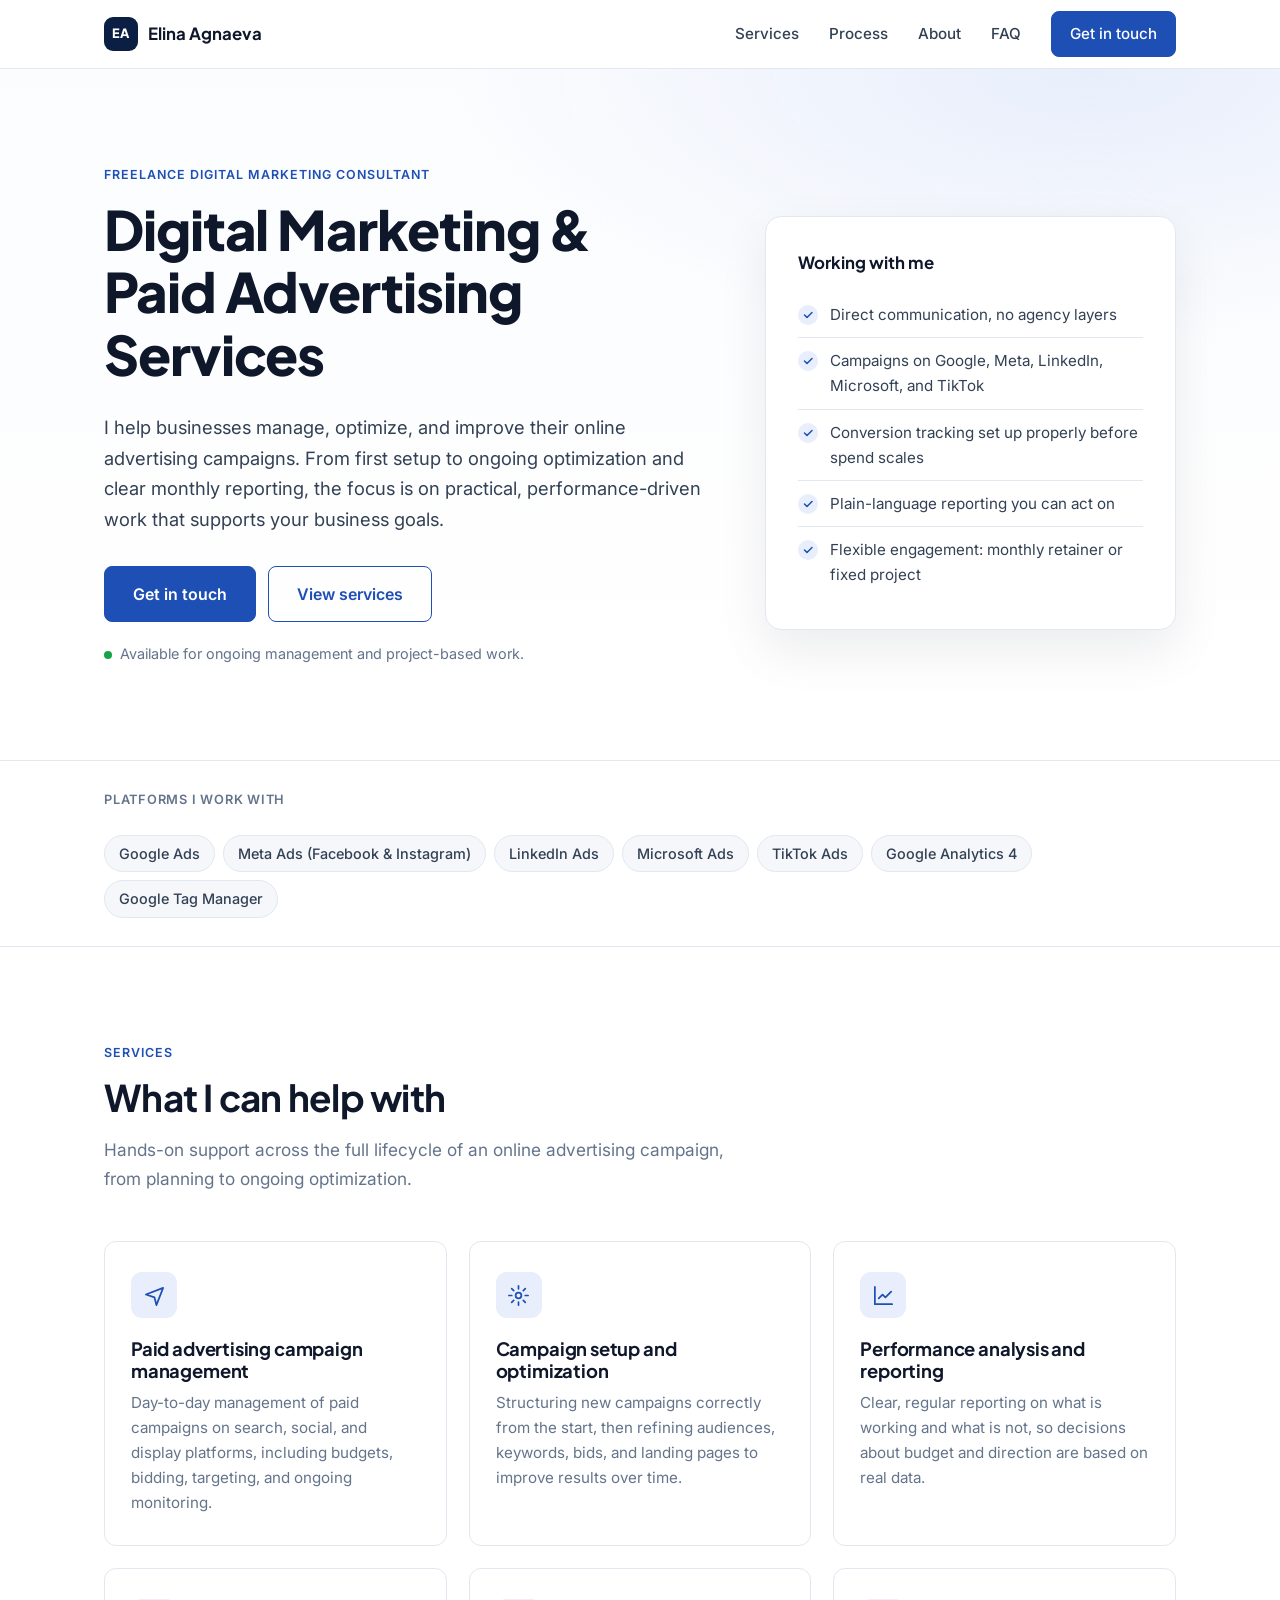
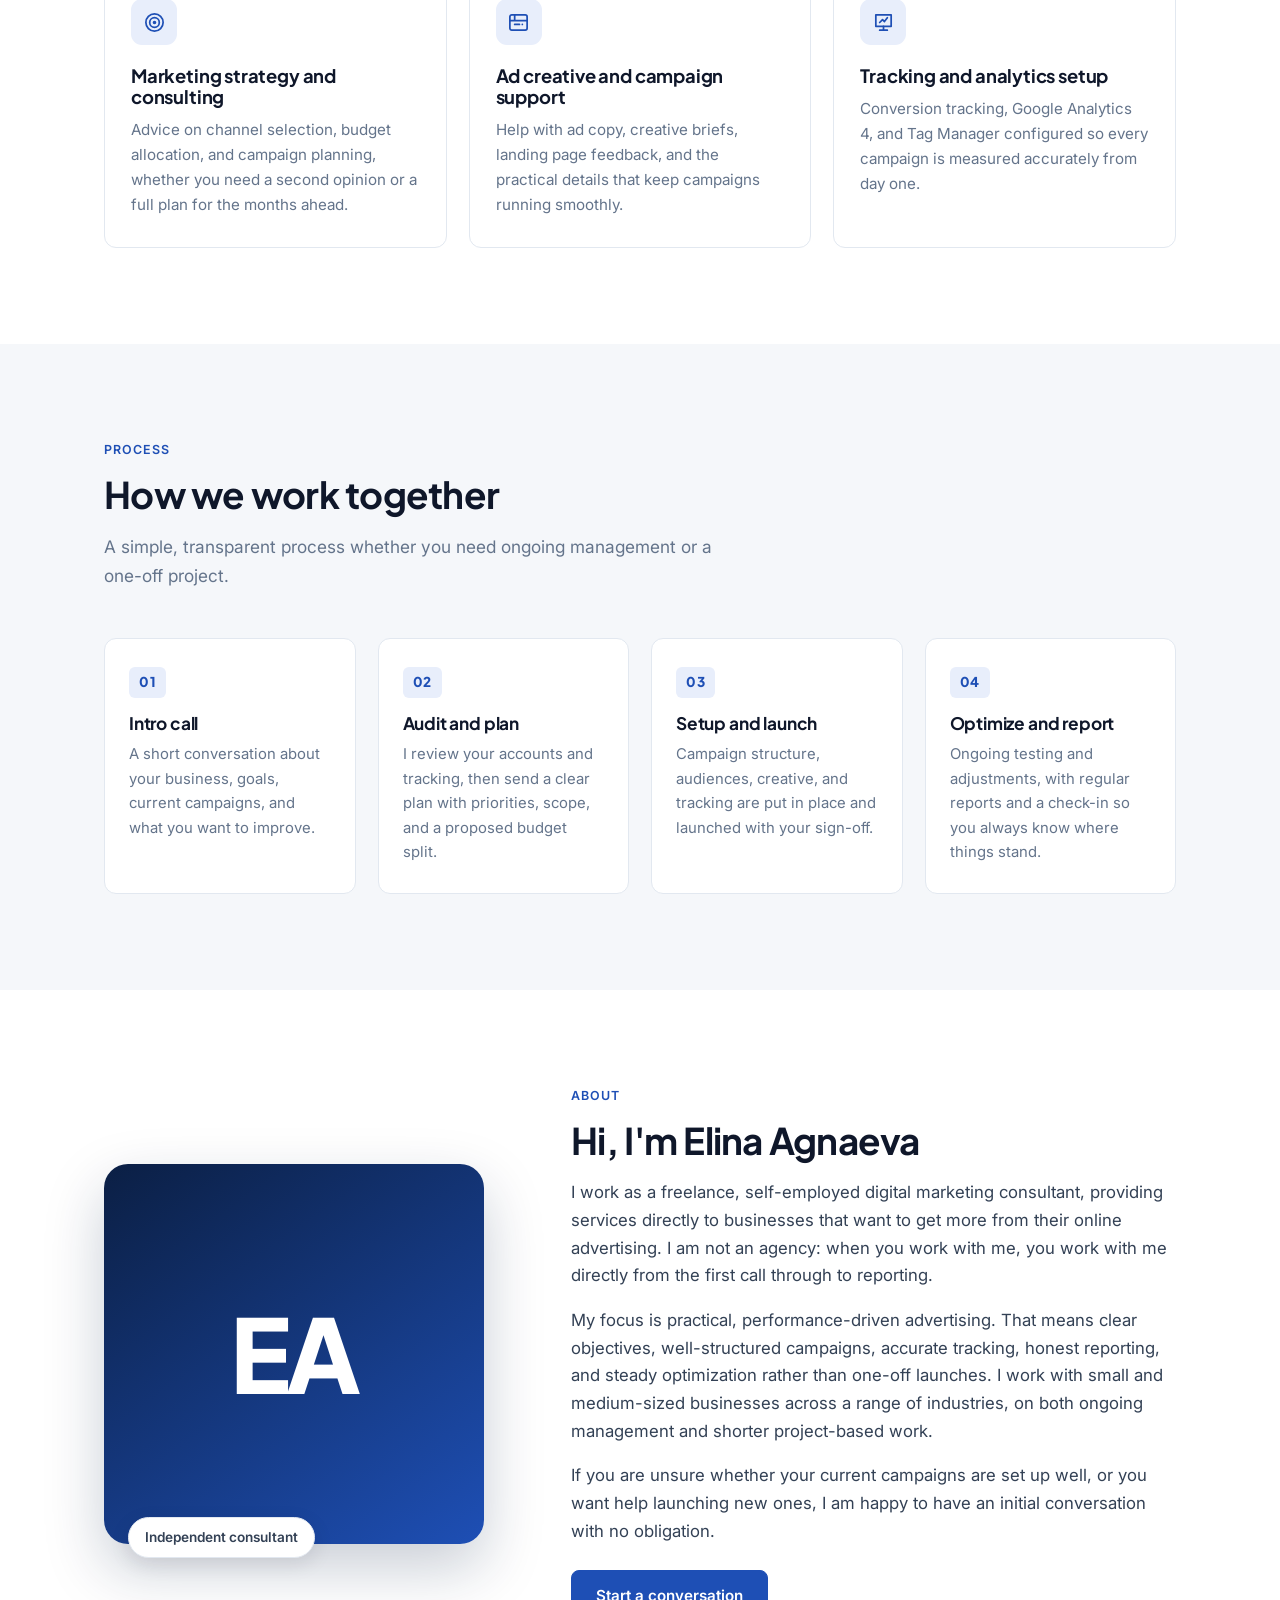
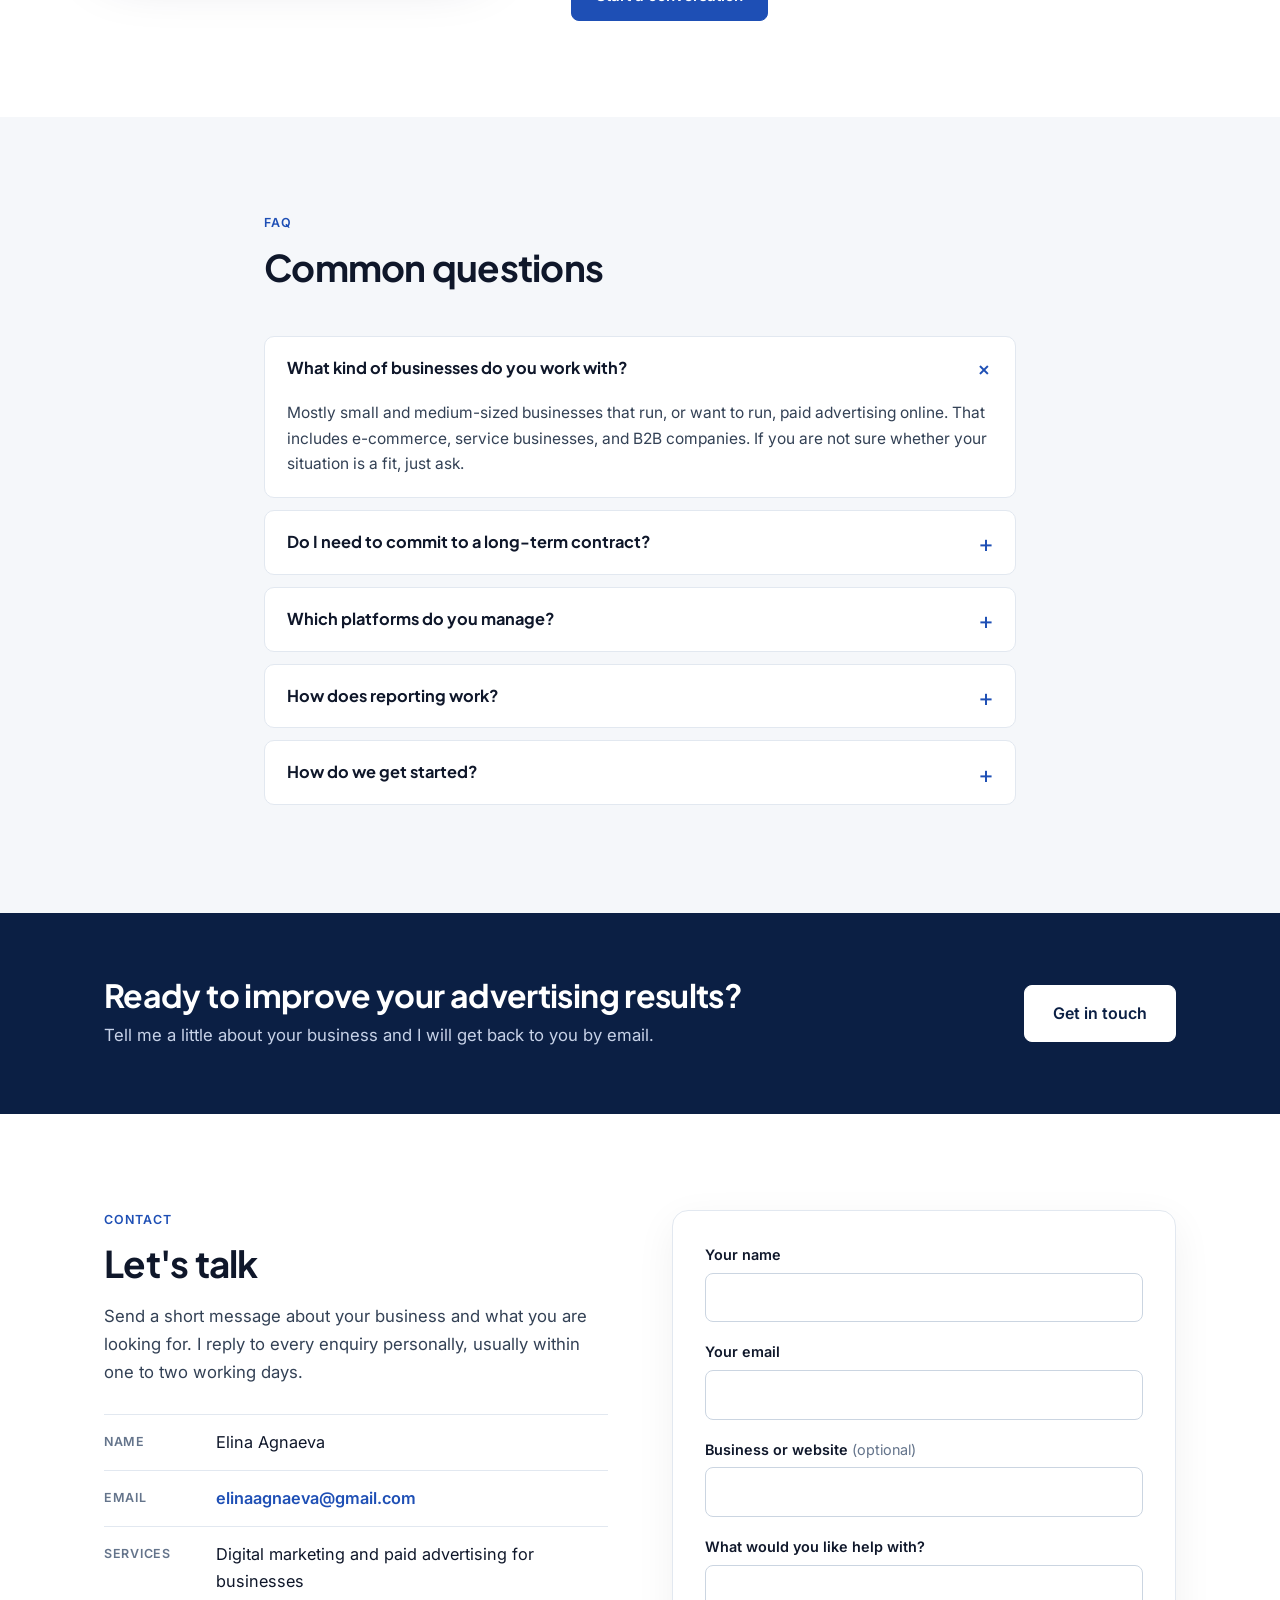
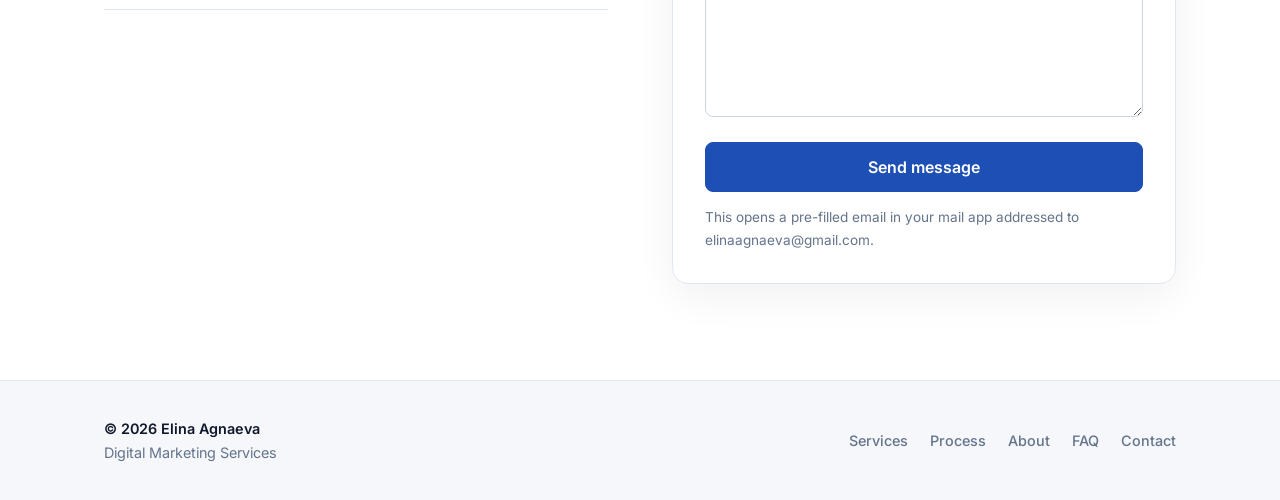
<file: index.html>
<!DOCTYPE html>
<html lang="en">
<head>
  <meta charset="UTF-8">
  <meta name="viewport" content="width=device-width, initial-scale=1.0">
  <title>Elina Agnaeva | Digital Marketing &amp; Paid Advertising Consultant</title>
  <meta name="description" content="Elina Agnaeva is an independent digital marketing consultant helping businesses manage, optimize, and improve online advertising campaigns across Google, Meta, and other paid channels.">
  <meta property="og:title" content="Elina Agnaeva | Digital Marketing &amp; Paid Advertising Services">
  <meta property="og:description" content="Freelance digital marketing services: paid advertising management, campaign optimization, performance reporting, and marketing strategy for businesses.">
  <meta property="og:type" content="website">
  <link rel="icon" href="favicon.svg" type="image/svg+xml">
  <link rel="preconnect" href="https://fonts.googleapis.com">
  <link rel="preconnect" href="https://fonts.gstatic.com" crossorigin>
  <link href="https://fonts.googleapis.com/css2?family=Plus+Jakarta+Sans:wght@500;600;700;800&family=Inter:wght@400;500;600&display=swap" rel="stylesheet">
  <link rel="stylesheet" href="styles.css">
</head>
<body>

  <header class="site-header">
    <div class="container nav-wrap">
      <a href="#top" class="brand">
        <span class="brand-mark" aria-hidden="true">EA</span>
        <span>Elina Agnaeva</span>
      </a>
      <button class="nav-toggle" aria-label="Open menu" aria-expanded="false" aria-controls="site-nav">
        <span></span><span></span><span></span>
      </button>
      <nav id="site-nav" class="site-nav">
        <a href="#services">Services</a>
        <a href="#process">Process</a>
        <a href="#about">About</a>
        <a href="#faq">FAQ</a>
        <a href="#contact" class="btn btn-small">Get in touch</a>
      </nav>
    </div>
  </header>

  <main id="top">

    <!-- Hero -->
    <section class="hero">
      <div class="container hero-grid">
        <div class="hero-copy">
          <p class="eyebrow">Freelance digital marketing consultant</p>
          <h1>Digital Marketing &amp; Paid Advertising Services</h1>
          <p class="lead">
            I help businesses manage, optimize, and improve their online advertising campaigns.
            From first setup to ongoing optimization and clear monthly reporting, the focus is on
            practical, performance-driven work that supports your business goals.
          </p>
          <div class="hero-actions">
            <a href="#contact" class="btn btn-lg">Get in touch</a>
            <a href="#services" class="btn btn-lg btn-outline">View services</a>
          </div>
          <p class="hero-note">Available for ongoing management and project-based work.</p>
        </div>
        <div class="hero-card">
          <p class="hero-card-title">Working with me</p>
          <ul class="check-list">
            <li>Direct communication, no agency layers</li>
            <li>Campaigns on Google, Meta, LinkedIn, Microsoft, and TikTok</li>
            <li>Conversion tracking set up properly before spend scales</li>
            <li>Plain-language reporting you can act on</li>
            <li>Flexible engagement: monthly retainer or fixed project</li>
          </ul>
        </div>
      </div>
    </section>

    <!-- Platforms -->
    <section class="platforms" aria-label="Advertising platforms">
      <div class="container">
        <p class="platforms-label">Platforms I work with</p>
        <ul class="platform-list">
          <li>Google Ads</li>
          <li>Meta Ads (Facebook &amp; Instagram)</li>
          <li>LinkedIn Ads</li>
          <li>Microsoft Ads</li>
          <li>TikTok Ads</li>
          <li>Google Analytics 4</li>
          <li>Google Tag Manager</li>
        </ul>
      </div>
    </section>

    <!-- Services -->
    <section id="services" class="section">
      <div class="container">
        <div class="section-head">
          <p class="eyebrow">Services</p>
          <h2>What I can help with</h2>
          <p>Hands-on support across the full lifecycle of an online advertising campaign, from planning to ongoing optimization.</p>
        </div>
        <div class="grid grid-3">
          <article class="card">
            <div class="card-icon" aria-hidden="true">
              <svg viewBox="0 0 24 24" fill="none" stroke="currentColor" stroke-width="1.8" stroke-linecap="round" stroke-linejoin="round"><path d="M3 11l18-7-7 18-2-8-9-3z"/></svg>
            </div>
            <h3>Paid advertising campaign management</h3>
            <p>Day-to-day management of paid campaigns on search, social, and display platforms, including budgets, bidding, targeting, and ongoing monitoring.</p>
          </article>
          <article class="card">
            <div class="card-icon" aria-hidden="true">
              <svg viewBox="0 0 24 24" fill="none" stroke="currentColor" stroke-width="1.8" stroke-linecap="round" stroke-linejoin="round"><circle cx="12" cy="12" r="3"/><path d="M12 2v3M12 19v3M2 12h3M19 12h3M4.9 4.9l2.1 2.1M17 17l2.1 2.1M4.9 19.1L7 17M17 7l2.1-2.1"/></svg>
            </div>
            <h3>Campaign setup and optimization</h3>
            <p>Structuring new campaigns correctly from the start, then refining audiences, keywords, bids, and landing pages to improve results over time.</p>
          </article>
          <article class="card">
            <div class="card-icon" aria-hidden="true">
              <svg viewBox="0 0 24 24" fill="none" stroke="currentColor" stroke-width="1.8" stroke-linecap="round" stroke-linejoin="round"><path d="M3 3v18h18"/><path d="M7 15l4-4 3 3 6-6"/></svg>
            </div>
            <h3>Performance analysis and reporting</h3>
            <p>Clear, regular reporting on what is working and what is not, so decisions about budget and direction are based on real data.</p>
          </article>
          <article class="card">
            <div class="card-icon" aria-hidden="true">
              <svg viewBox="0 0 24 24" fill="none" stroke="currentColor" stroke-width="1.8" stroke-linecap="round" stroke-linejoin="round"><circle cx="12" cy="12" r="9"/><circle cx="12" cy="12" r="5"/><circle cx="12" cy="12" r="1"/></svg>
            </div>
            <h3>Marketing strategy and consulting</h3>
            <p>Advice on channel selection, budget allocation, and campaign planning, whether you need a second opinion or a full plan for the months ahead.</p>
          </article>
          <article class="card">
            <div class="card-icon" aria-hidden="true">
              <svg viewBox="0 0 24 24" fill="none" stroke="currentColor" stroke-width="1.8" stroke-linecap="round" stroke-linejoin="round"><rect x="3" y="4" width="18" height="16" rx="2"/><path d="M3 10h18M8 4v6M16 14h.01M8 14h5"/></svg>
            </div>
            <h3>Ad creative and campaign support</h3>
            <p>Help with ad copy, creative briefs, landing page feedback, and the practical details that keep campaigns running smoothly.</p>
          </article>
          <article class="card">
            <div class="card-icon" aria-hidden="true">
              <svg viewBox="0 0 24 24" fill="none" stroke="currentColor" stroke-width="1.8" stroke-linecap="round" stroke-linejoin="round"><path d="M4 4h16v12H4z"/><path d="M8 20h8M12 16v4M8 12l3-3 2 2 3-4"/></svg>
            </div>
            <h3>Tracking and analytics setup</h3>
            <p>Conversion tracking, Google Analytics 4, and Tag Manager configured so every campaign is measured accurately from day one.</p>
          </article>
        </div>
      </div>
    </section>

    <!-- Process -->
    <section id="process" class="section section-alt">
      <div class="container">
        <div class="section-head">
          <p class="eyebrow">Process</p>
          <h2>How we work together</h2>
          <p>A simple, transparent process whether you need ongoing management or a one-off project.</p>
        </div>
        <ol class="steps">
          <li class="step">
            <span class="step-num">01</span>
            <h3>Intro call</h3>
            <p>A short conversation about your business, goals, current campaigns, and what you want to improve.</p>
          </li>
          <li class="step">
            <span class="step-num">02</span>
            <h3>Audit and plan</h3>
            <p>I review your accounts and tracking, then send a clear plan with priorities, scope, and a proposed budget split.</p>
          </li>
          <li class="step">
            <span class="step-num">03</span>
            <h3>Setup and launch</h3>
            <p>Campaign structure, audiences, creative, and tracking are put in place and launched with your sign-off.</p>
          </li>
          <li class="step">
            <span class="step-num">04</span>
            <h3>Optimize and report</h3>
            <p>Ongoing testing and adjustments, with regular reports and a check-in so you always know where things stand.</p>
          </li>
        </ol>
      </div>
    </section>

    <!-- About -->
    <section id="about" class="section">
      <div class="container about-grid">
        <div class="about-visual" aria-hidden="true">
          <div class="about-avatar">EA</div>
          <div class="about-badge">Independent consultant</div>
        </div>
        <div class="about-copy">
          <p class="eyebrow">About</p>
          <h2>Hi, I'm Elina Agnaeva</h2>
          <p>
            I work as a freelance, self-employed digital marketing consultant, providing services directly
            to businesses that want to get more from their online advertising. I am not an agency: when you
            work with me, you work with me directly from the first call through to reporting.
          </p>
          <p>
            My focus is practical, performance-driven advertising. That means clear objectives, well-structured
            campaigns, accurate tracking, honest reporting, and steady optimization rather than one-off launches.
            I work with small and medium-sized businesses across a range of industries, on both ongoing
            management and shorter project-based work.
          </p>
          <p>
            If you are unsure whether your current campaigns are set up well, or you want help launching
            new ones, I am happy to have an initial conversation with no obligation.
          </p>
          <a href="#contact" class="btn">Start a conversation</a>
        </div>
      </div>
    </section>

    <!-- FAQ -->
    <section id="faq" class="section section-alt">
      <div class="container faq-wrap">
        <div class="section-head">
          <p class="eyebrow">FAQ</p>
          <h2>Common questions</h2>
        </div>
        <div class="faq-list">
          <details class="faq-item" open>
            <summary>What kind of businesses do you work with?</summary>
            <p>Mostly small and medium-sized businesses that run, or want to run, paid advertising online. That includes e-commerce, service businesses, and B2B companies. If you are not sure whether your situation is a fit, just ask.</p>
          </details>
          <details class="faq-item">
            <summary>Do I need to commit to a long-term contract?</summary>
            <p>No. I offer both monthly management and fixed-scope projects such as an account audit or a campaign launch. Monthly work is reviewed regularly and can be paused or adjusted as your needs change.</p>
          </details>
          <details class="faq-item">
            <summary>Which platforms do you manage?</summary>
            <p>Google Ads, Meta Ads (Facebook and Instagram), LinkedIn Ads, Microsoft Ads, and TikTok Ads, along with Google Analytics 4 and Tag Manager for measurement. Which channels make sense depends on your audience and goals.</p>
          </details>
          <details class="faq-item">
            <summary>How does reporting work?</summary>
            <p>You receive a regular report in plain language covering spend, results, what changed, and what is planned next. I am also available for a call to walk through the numbers whenever it is useful.</p>
          </details>
          <details class="faq-item">
            <summary>How do we get started?</summary>
            <p>Send a short message using the form below or by email. I will reply to arrange an intro call, and after that you will receive a written proposal with scope and pricing before anything begins.</p>
          </details>
        </div>
      </div>
    </section>

    <!-- CTA band -->
    <section class="cta-band">
      <div class="container cta-inner">
        <div>
          <h2>Ready to improve your advertising results?</h2>
          <p>Tell me a little about your business and I will get back to you by email.</p>
        </div>
        <a href="#contact" class="btn btn-light btn-lg">Get in touch</a>
      </div>
    </section>

    <!-- Contact -->
    <section id="contact" class="section">
      <div class="container contact-grid">
        <div class="contact-copy">
          <p class="eyebrow">Contact</p>
          <h2>Let's talk</h2>
          <p>Send a short message about your business and what you are looking for. I reply to every enquiry personally, usually within one to two working days.</p>
          <div class="contact-details">
            <div class="contact-row">
              <span class="contact-label">Name</span>
              <span class="contact-value">Elina Agnaeva</span>
            </div>
            <div class="contact-row">
              <span class="contact-label">Email</span>
              <a class="contact-value contact-email" href="mailto:elinaagnaeva@gmail.com">elinaagnaeva@gmail.com</a>
            </div>
            <div class="contact-row">
              <span class="contact-label">Services</span>
              <span class="contact-value">Digital marketing and paid advertising for businesses</span>
            </div>
          </div>
        </div>
        <form class="contact-form" id="contact-form" novalidate>
          <div class="field">
            <label for="cf-name">Your name</label>
            <input type="text" id="cf-name" name="name" autocomplete="name" required>
          </div>
          <div class="field">
            <label for="cf-email">Your email</label>
            <input type="email" id="cf-email" name="email" autocomplete="email" required>
          </div>
          <div class="field">
            <label for="cf-company">Business or website <span class="optional">(optional)</span></label>
            <input type="text" id="cf-company" name="company" autocomplete="organization">
          </div>
          <div class="field">
            <label for="cf-message">What would you like help with?</label>
            <textarea id="cf-message" name="message" rows="5" required></textarea>
          </div>
          <button type="submit" class="btn btn-lg btn-block">Send message</button>
          <p class="form-hint">This opens a pre-filled email in your mail app addressed to elinaagnaeva@gmail.com.</p>
          <p class="form-error" id="form-error" hidden>Please fill in your name, email, and message.</p>
        </form>
      </div>
    </section>

  </main>

  <footer class="site-footer">
    <div class="container footer-inner">
      <div>
        <p class="footer-name">&copy; 2026 Elina Agnaeva</p>
        <p>Digital Marketing Services</p>
      </div>
      <nav class="footer-nav" aria-label="Footer">
        <a href="#services">Services</a>
        <a href="#process">Process</a>
        <a href="#about">About</a>
        <a href="#faq">FAQ</a>
        <a href="#contact">Contact</a>
      </nav>
    </div>
  </footer>

  <script src="script.js"></script>
</body>
</html>
</file>
<file: styles.css>
:root {
  --bg: #ffffff;
  --bg-alt: #f5f7fa;
  --text: #0f172a;
  --text-2: #334155;
  --muted: #64748b;
  --border: #e2e8f0;
  --accent: #1e4fb5;
  --accent-hover: #173f92;
  --accent-soft: #e8eefb;
  --navy: #0b1f44;
  --radius: 12px;
  --max: 1120px;
  --font-head: "Plus Jakarta Sans", "Inter", system-ui, sans-serif;
  --font-body: "Inter", system-ui, -apple-system, "Segoe UI", Roboto, sans-serif;
}

* { box-sizing: border-box; }
html { scroll-behavior: smooth; }
body {
  margin: 0;
  font-family: var(--font-body);
  font-size: 16px;
  line-height: 1.65;
  color: var(--text);
  background: var(--bg);
  -webkit-font-smoothing: antialiased;
}
a { color: var(--accent); text-decoration: none; }
a:hover { color: var(--accent-hover); }
h1, h2, h3 { font-family: var(--font-head); line-height: 1.15; margin: 0 0 0.5em; font-weight: 700; letter-spacing: -0.02em; }
h1 { font-size: clamp(2.2rem, 4.6vw, 3.4rem); font-weight: 800; }
h2 { font-size: clamp(1.7rem, 3vw, 2.3rem); }
h3 { font-size: 1.15rem; font-weight: 700; letter-spacing: -0.01em; }
p { margin: 0 0 1em; }
ul, ol { margin: 0; padding: 0; list-style: none; }

.container { width: 100%; max-width: var(--max); margin: 0 auto; padding: 0 24px; }

/* Buttons */
.btn {
  display: inline-block;
  padding: 12px 24px;
  background: var(--accent);
  color: #fff;
  border-radius: 8px;
  font-weight: 600;
  font-size: 0.95rem;
  border: 1px solid var(--accent);
  cursor: pointer;
  font-family: var(--font-body);
  transition: background 0.15s ease, border-color 0.15s ease, transform 0.1s ease;
}
.btn:hover { background: var(--accent-hover); border-color: var(--accent-hover); color: #fff; }
.btn:active { transform: translateY(1px); }
.btn-lg { padding: 14px 28px; font-size: 1rem; }
.btn-small { padding: 9px 18px; font-size: 0.875rem; }
.btn-outline { background: transparent; color: var(--accent); }
.btn-outline:hover { background: var(--accent-soft); color: var(--accent-hover); }
.btn-light { background: #fff; color: var(--navy); border-color: #fff; }
.btn-light:hover { background: #e8eefb; border-color: #e8eefb; color: var(--navy); }
.btn-block { width: 100%; }

.eyebrow {
  font-size: 0.78rem;
  font-weight: 600;
  letter-spacing: 0.08em;
  text-transform: uppercase;
  color: var(--accent);
  margin-bottom: 12px;
}

/* Header */
.site-header {
  position: sticky; top: 0; z-index: 50;
  background: rgba(255, 255, 255, 0.9);
  backdrop-filter: blur(10px);
  border-bottom: 1px solid var(--border);
}
.nav-wrap { display: flex; align-items: center; justify-content: space-between; height: 68px; }
.brand { display: flex; align-items: center; gap: 10px; font-family: var(--font-head); font-weight: 700; color: var(--text); font-size: 1.05rem; }
.brand-mark {
  width: 34px; height: 34px; border-radius: 9px;
  background: var(--navy); color: #fff;
  display: inline-flex; align-items: center; justify-content: center;
  font-size: 0.8rem; font-weight: 800; letter-spacing: 0.02em;
}
.site-nav { display: flex; align-items: center; gap: 30px; }
.site-nav a { color: var(--text-2); font-weight: 500; font-size: 0.95rem; }
.site-nav a:hover { color: var(--text); }
.site-nav a.btn { color: #fff; }
.nav-toggle { display: none; flex-direction: column; gap: 5px; background: none; border: 0; padding: 8px; cursor: pointer; }
.nav-toggle span { display: block; width: 22px; height: 2px; background: var(--text); border-radius: 2px; }

/* Hero */
.hero {
  padding: 96px 0 80px;
  background:
    radial-gradient(900px 400px at 85% 0%, #e8eefb 0%, rgba(232, 238, 251, 0) 70%),
    linear-gradient(180deg, #fbfcfe 0%, #ffffff 100%);
}
.hero-grid { display: grid; grid-template-columns: 1.25fr 0.85fr; gap: 56px; align-items: center; }
.lead { font-size: 1.15rem; color: var(--text-2); max-width: 600px; margin-bottom: 32px; }
.hero-actions { display: flex; gap: 12px; flex-wrap: wrap; }
.hero-note { margin-top: 20px; font-size: 0.9rem; color: var(--muted); }
.hero-note::before { content: ""; display: inline-block; width: 8px; height: 8px; border-radius: 50%; background: #16a34a; margin-right: 8px; vertical-align: middle; }
.hero-card {
  background: #fff;
  border: 1px solid var(--border);
  border-radius: 16px;
  padding: 32px;
  box-shadow: 0 20px 50px rgba(15, 23, 42, 0.08);
}
.hero-card-title { font-family: var(--font-head); font-weight: 700; font-size: 1.05rem; margin-bottom: 16px; }
.check-list li { position: relative; padding: 10px 0 10px 32px; border-top: 1px solid var(--border); color: var(--text-2); font-size: 0.95rem; }
.check-list li:first-child { border-top: 0; }
.check-list li::before {
  content: ""; position: absolute; left: 0; top: 13px;
  width: 20px; height: 20px; border-radius: 50%;
  background: var(--accent-soft) url("data:image/svg+xml,%3Csvg xmlns='http://www.w3.org/2000/svg' viewBox='0 0 24 24' fill='none' stroke='%231e4fb5' stroke-width='3' stroke-linecap='round' stroke-linejoin='round'%3E%3Cpath d='M5 12l5 5L20 7'/%3E%3C/svg%3E") center / 12px no-repeat;
}

/* Platforms */
.platforms { border-top: 1px solid var(--border); border-bottom: 1px solid var(--border); background: #fff; padding: 28px 0; }
.platforms .container { display: flex; align-items: center; gap: 24px; flex-wrap: wrap; }
.platforms-label { margin: 0; font-size: 0.8rem; font-weight: 600; text-transform: uppercase; letter-spacing: 0.06em; color: var(--muted); white-space: nowrap; }
.platform-list { display: flex; flex-wrap: wrap; gap: 8px; }
.platform-list li { font-size: 0.9rem; font-weight: 500; color: var(--text-2); background: var(--bg-alt); border: 1px solid var(--border); border-radius: 999px; padding: 6px 14px; }

/* Sections */
.section { padding: 96px 0; }
.section-alt { background: var(--bg-alt); }
.section-head { max-width: 640px; margin-bottom: 48px; }
.section-head p:not(.eyebrow) { color: var(--muted); font-size: 1.08rem; margin: 0; }

/* Services */
.grid { display: grid; gap: 22px; }
.grid-3 { grid-template-columns: repeat(3, 1fr); }
.card {
  background: #fff; border: 1px solid var(--border); border-radius: var(--radius);
  padding: 30px 26px;
  transition: border-color 0.15s ease, box-shadow 0.15s ease, transform 0.15s ease;
}
.card:hover { border-color: #c7d2e3; box-shadow: 0 10px 28px rgba(15, 23, 42, 0.07); transform: translateY(-2px); }
.card-icon {
  width: 46px; height: 46px; border-radius: 11px;
  background: var(--accent-soft); color: var(--accent);
  display: flex; align-items: center; justify-content: center; margin-bottom: 20px;
}
.card-icon svg { width: 23px; height: 23px; }
.card p { color: var(--muted); font-size: 0.95rem; margin: 0; }

/* Process */
.steps { display: grid; grid-template-columns: repeat(4, 1fr); gap: 22px; counter-reset: step; }
.step { background: #fff; border: 1px solid var(--border); border-radius: var(--radius); padding: 28px 24px; }
.step-num { display: inline-block; font-family: var(--font-head); font-weight: 800; font-size: 0.85rem; color: var(--accent); background: var(--accent-soft); padding: 4px 10px; border-radius: 6px; margin-bottom: 16px; letter-spacing: 0.04em; }
.step h3 { font-size: 1.08rem; }
.step p { color: var(--muted); font-size: 0.93rem; margin: 0; }

/* About */
.about-grid { display: grid; grid-template-columns: 0.8fr 1.2fr; gap: 64px; align-items: center; }
.about-visual { position: relative; }
.about-avatar {
  aspect-ratio: 1 / 1; width: 100%; max-width: 380px; border-radius: 24px;
  background: linear-gradient(145deg, #0b1f44 0%, #1e4fb5 100%);
  color: #fff; font-family: var(--font-head); font-weight: 800; font-size: clamp(4rem, 8vw, 6.5rem); letter-spacing: -0.03em;
  display: flex; align-items: center; justify-content: center;
  box-shadow: 0 24px 60px rgba(11, 31, 68, 0.22);
}
.about-badge {
  position: absolute; bottom: -14px; left: 24px;
  background: #fff; border: 1px solid var(--border); border-radius: 999px;
  padding: 8px 16px; font-size: 0.85rem; font-weight: 600; color: var(--text-2);
  box-shadow: 0 6px 20px rgba(15, 23, 42, 0.1);
}
.about-copy p:not(.eyebrow) { font-size: 1.05rem; color: var(--text-2); }
.about-copy .btn { margin-top: 8px; }

/* FAQ */
.faq-wrap { max-width: 800px; }
.faq-item { background: #fff; border: 1px solid var(--border); border-radius: 10px; padding: 0 22px; margin-bottom: 12px; }
.faq-item summary {
  cursor: pointer; list-style: none; padding: 18px 0;
  font-family: var(--font-head); font-weight: 700; font-size: 1.02rem;
  display: flex; justify-content: space-between; align-items: center; gap: 16px;
}
.faq-item summary::-webkit-details-marker { display: none; }
.faq-item summary::after {
  content: "+"; font-size: 1.4rem; font-weight: 500; color: var(--accent); line-height: 1; flex-shrink: 0;
  transition: transform 0.15s ease;
}
.faq-item[open] summary::after { transform: rotate(45deg); }
.faq-item p { color: var(--text-2); margin: 0 0 20px; font-size: 0.97rem; }

/* CTA band */
.cta-band { background: var(--navy); color: #fff; padding: 64px 0; }
.cta-inner { display: flex; align-items: center; justify-content: space-between; gap: 32px; flex-wrap: wrap; }
.cta-band h2 { color: #fff; margin-bottom: 8px; font-size: clamp(1.5rem, 2.6vw, 2rem); }
.cta-band p { color: #c7d2e8; margin: 0; font-size: 1.05rem; }

/* Contact */
.contact-grid { display: grid; grid-template-columns: 1fr 1fr; gap: 64px; align-items: start; }
.contact-copy > p:not(.eyebrow) { color: var(--text-2); font-size: 1.05rem; }
.contact-details { margin-top: 28px; border-top: 1px solid var(--border); }
.contact-row { display: grid; grid-template-columns: 100px 1fr; gap: 12px; padding: 14px 0; border-bottom: 1px solid var(--border); }
.contact-label { font-size: 0.78rem; font-weight: 600; text-transform: uppercase; letter-spacing: 0.06em; color: var(--muted); padding-top: 3px; }
.contact-value { font-size: 1.02rem; word-break: break-word; }
.contact-email { font-weight: 600; }

.contact-form { background: #fff; border: 1px solid var(--border); border-radius: 16px; padding: 32px; box-shadow: 0 12px 40px rgba(15, 23, 42, 0.06); }
.field { margin-bottom: 18px; }
.field label { display: block; font-size: 0.9rem; font-weight: 600; margin-bottom: 6px; color: var(--text); }
.field .optional { font-weight: 400; color: var(--muted); }
.field input, .field textarea {
  width: 100%; font: inherit; font-size: 0.97rem; color: var(--text);
  padding: 11px 14px; border: 1px solid #cbd5e1; border-radius: 8px; background: #fff;
  transition: border-color 0.15s ease, box-shadow 0.15s ease;
}
.field textarea { resize: vertical; min-height: 120px; }
.field input:focus, .field textarea:focus { outline: none; border-color: var(--accent); box-shadow: 0 0 0 3px var(--accent-soft); }
.field input.invalid, .field textarea.invalid { border-color: #dc2626; }
.form-hint { margin: 14px 0 0; font-size: 0.85rem; color: var(--muted); }
.form-error { margin: 12px 0 0; font-size: 0.9rem; color: #dc2626; font-weight: 500; }

/* Footer */
.site-footer { border-top: 1px solid var(--border); padding: 36px 0; background: var(--bg-alt); }
.footer-inner { display: flex; justify-content: space-between; align-items: center; flex-wrap: wrap; gap: 16px; color: var(--muted); font-size: 0.9rem; }
.footer-inner p { margin: 0; }
.footer-name { color: var(--text); font-weight: 600; }
.footer-nav { display: flex; gap: 22px; flex-wrap: wrap; }
.footer-nav a { color: var(--muted); font-weight: 500; }
.footer-nav a:hover { color: var(--text); }

/* Responsive */
@media (max-width: 1000px) {
  .grid-3 { grid-template-columns: repeat(2, 1fr); }
  .steps { grid-template-columns: repeat(2, 1fr); }
  .hero-grid { grid-template-columns: 1fr; gap: 40px; }
  .hero-card { max-width: 560px; }
  .about-grid { grid-template-columns: 1fr; gap: 48px; }
  .about-avatar { max-width: 300px; }
  .contact-grid { grid-template-columns: 1fr; gap: 40px; }
}

@media (max-width: 700px) {
  .container { padding: 0 20px; }
  .hero { padding: 56px 0 56px; }
  .section { padding: 64px 0; }
  .grid-3, .steps { grid-template-columns: 1fr; }
  .nav-toggle { display: flex; }
  .site-nav {
    display: none; position: absolute; top: 68px; left: 0; right: 0;
    flex-direction: column; align-items: stretch; gap: 0;
    background: #fff; border-bottom: 1px solid var(--border); padding: 8px 20px 16px;
    box-shadow: 0 12px 30px rgba(15, 23, 42, 0.08);
  }
  .site-nav.open { display: flex; }
  .site-nav a { padding: 13px 0; border-bottom: 1px solid var(--border); }
  .site-nav a.btn { margin-top: 12px; text-align: center; border-bottom: 1px solid var(--accent); }
  .hero-card { padding: 24px; }
  .platforms .container { align-items: flex-start; flex-direction: column; gap: 12px; }
  .about-avatar { max-width: 240px; }
  .contact-form { padding: 24px 20px; }
  .contact-row { grid-template-columns: 1fr; gap: 4px; }
  .cta-band { padding: 48px 0; }
  .footer-inner { flex-direction: column; align-items: flex-start; }
}
</file>
